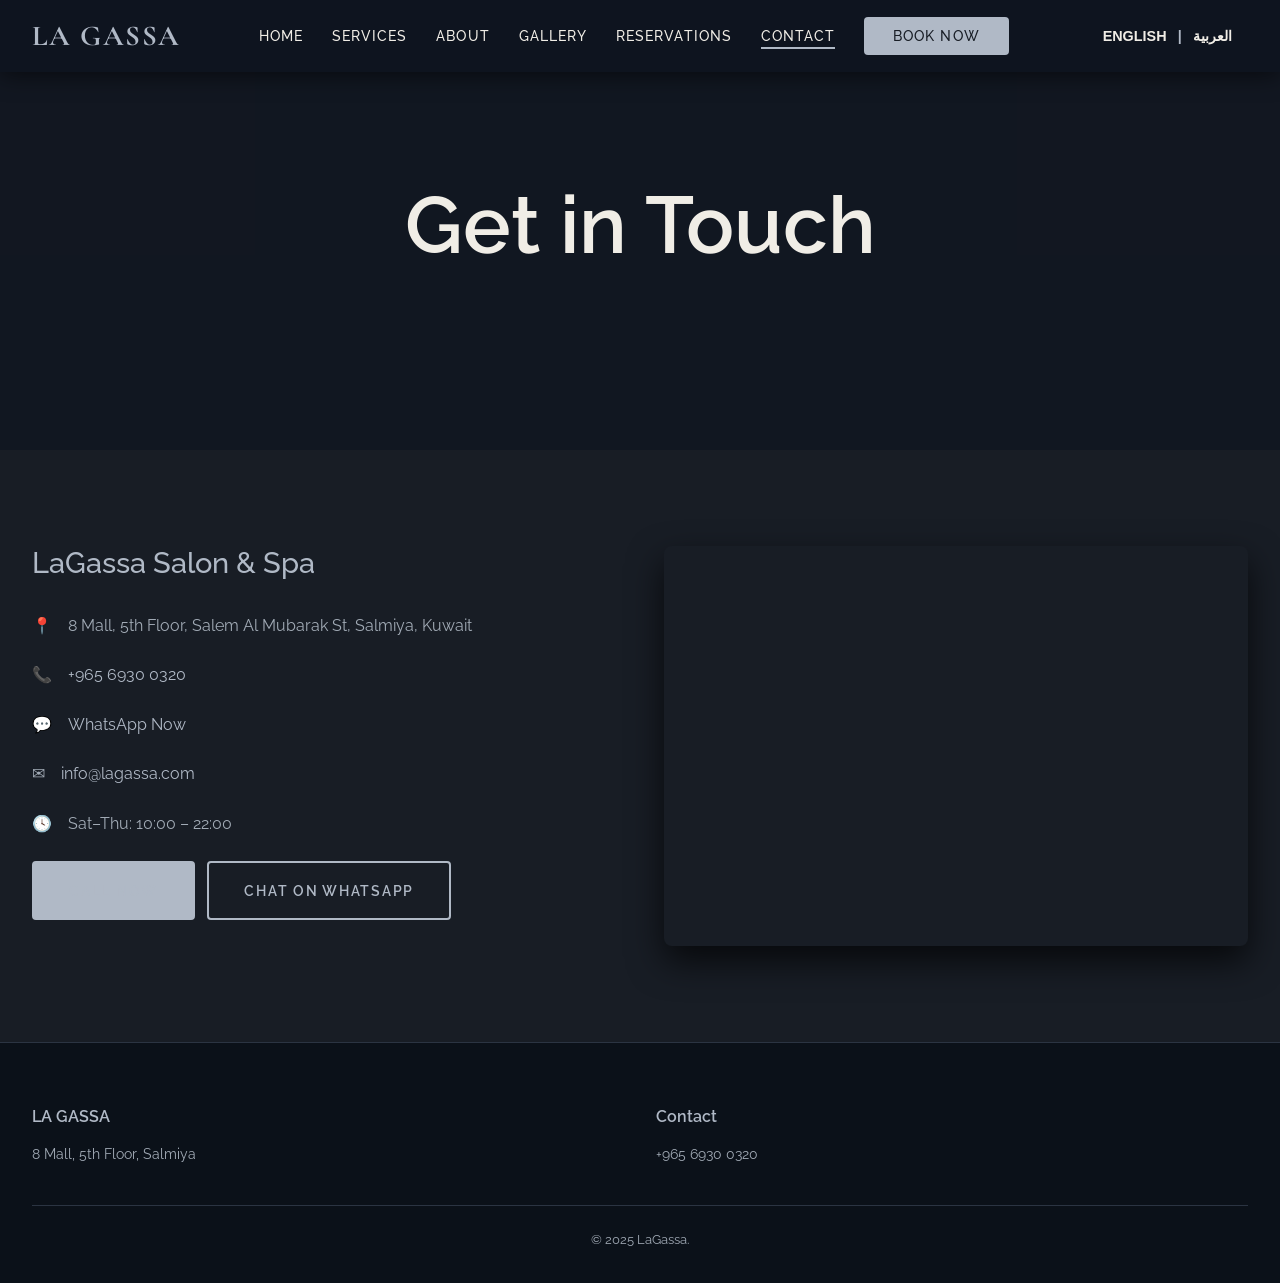
<file: contact.html>
<!DOCTYPE html>
<html lang="en" dir="ltr">
<head>
  <meta charset="UTF-8">
  <meta name="viewport" content="width=device-width, initial-scale=1.0">
  <title data-en="Contact LaGassa" data-ar="اتصل بنا | لاقصه">Contact LaGassa</title>
  <link rel="stylesheet" href="style.css">
</head>
<body>
  <nav class="navbar">
    <a href="index.html" class="logo">LA GASSA</a>
    <ul class="nav-links">
      <li><a href="index.html" data-en="Home" data-ar="الرئيسية">Home</a></li>
      <li><a href="services.html" data-en="Services" data-ar="الخدمات">Services</a></li>
      <li><a href="about.html" data-en="About" data-ar="من نحن">About</a></li>
      <li><a href="gallery.html" data-en="Gallery" data-ar="المعرض">Gallery</a></li>
      <li><a href="reservation.html" data-en="Reservations" data-ar="الحجز">Reservations</a></li>
      <li><a href="contact.html" class="active" data-en="Contact" data-ar="اتصل بنا">Contact</a></li>
      <li><a href="reservation.html" class="nav-cta" data-en="Book Now" data-ar="احجز الآن">Book Now</a></li>
    </ul>
    <div style="display:flex; align-items:center; gap:1rem;">
      <button id="langToggle" class="lang-switch">English <span>|</span> العربية</button>
      <button class="hamburger" aria-label="Menu"><span></span><span></span><span></span></button>
    </div>
  </nav>

  <section class="page-hero" style="background-image: url('https://images.unsplash.com/photo-1466978913421-dad2ebd01d17?w=1600&q=80'); background-size:cover; background-position:center; height:50vh; min-height:350px; position:relative; display:flex; align-items:center; justify-content:center;">
    <div style="position:absolute; top:0; left:0; width:100%; height:100%; background:rgba(15,21,32,0.7); z-index:1;"></div>
    <div class="page-hero-content reveal" style="z-index:2; text-align:center;">
      <h1 data-en="Get in Touch" data-ar="تواصل معنا">Get in Touch</h1>
    </div>
  </section>

  <section class="section">
    <div class="container">
      <div class="contact-grid reveal">
        <div class="contact-info">
          <h3 data-en="LaGassa Salon & Spa" data-ar="صالون وسبا لاقصه">LaGassa Salon & Spa</h3>
          <p><span>&#128205;</span> 8 Mall, 5th Floor, Salem Al Mubarak St, Salmiya, Kuwait</p>
          <p><span>&#128222;</span> <a href="tel:+96569300320">+965 6930 0320</a></p>
          <p><span>&#128172;</span> <a href="https://wa.me/96569300320" target="_blank" style="color:var(--accent);" data-en="WhatsApp Now" data-ar="واتساب الآن">WhatsApp Now</a></p>
          <p><span>&#9993;</span> <a href="mailto:info@lagassa.com">info@lagassa.com</a></p>
          <p><span>&#128339;</span> Sat–Thu: 10:00 – 22:00</p>
          <div style="margin-top:1.5rem;">
            <a href="tel:+96569300320" class="btn btn-primary" style="margin-right:0.5rem;" data-en="Call Now" data-ar="اتصل الآن">Call Now</a>
            <a href="https://wa.me/96569300320" target="_blank" class="btn btn-outline" data-en="Chat on WhatsApp" data-ar="واتساب">Chat on WhatsApp</a>
          </div>
        </div>
        <div class="map-embed">
          <iframe src="https://www.google.com/maps/embed?pb=!1m18!1m12!1m3!1d3478.8145280882!2d48.0749!3d29.3383!2m3!1f0!2f0!3f0!3m2!1i1024!2i768!4f13.1!3m3!1m2!1s0x0%3A0x0!2zMjnCsDIwJzE4LjAiTiA0OMKwMDQnMjkuNiJF!5e0!3m2!1sen!2skw!4v1700000000000" allowfullscreen="" loading="lazy" referrerpolicy="no-referrer-when-downgrade"></iframe>
        </div>
      </div>
    </div>
  </section>

  <footer class="footer">
    <div class="footer-grid">
      <div class="footer-col"><h4>LA GASSA</h4><p>8 Mall, 5th Floor, Salmiya</p></div>
      <div class="footer-col"><h4 data-en="Contact" data-ar="اتصل">Contact</h4><p><a href="tel:+96569300320">+965 6930 0320</a></p></div>
    </div>
    <div class="footer-bottom"><p data-en="&copy; 2025 LaGassa." data-ar="© 2025 لاقصه."></p></div>
  </footer>
  <script src="script.js" defer></script>
</body>
</html>
</file>
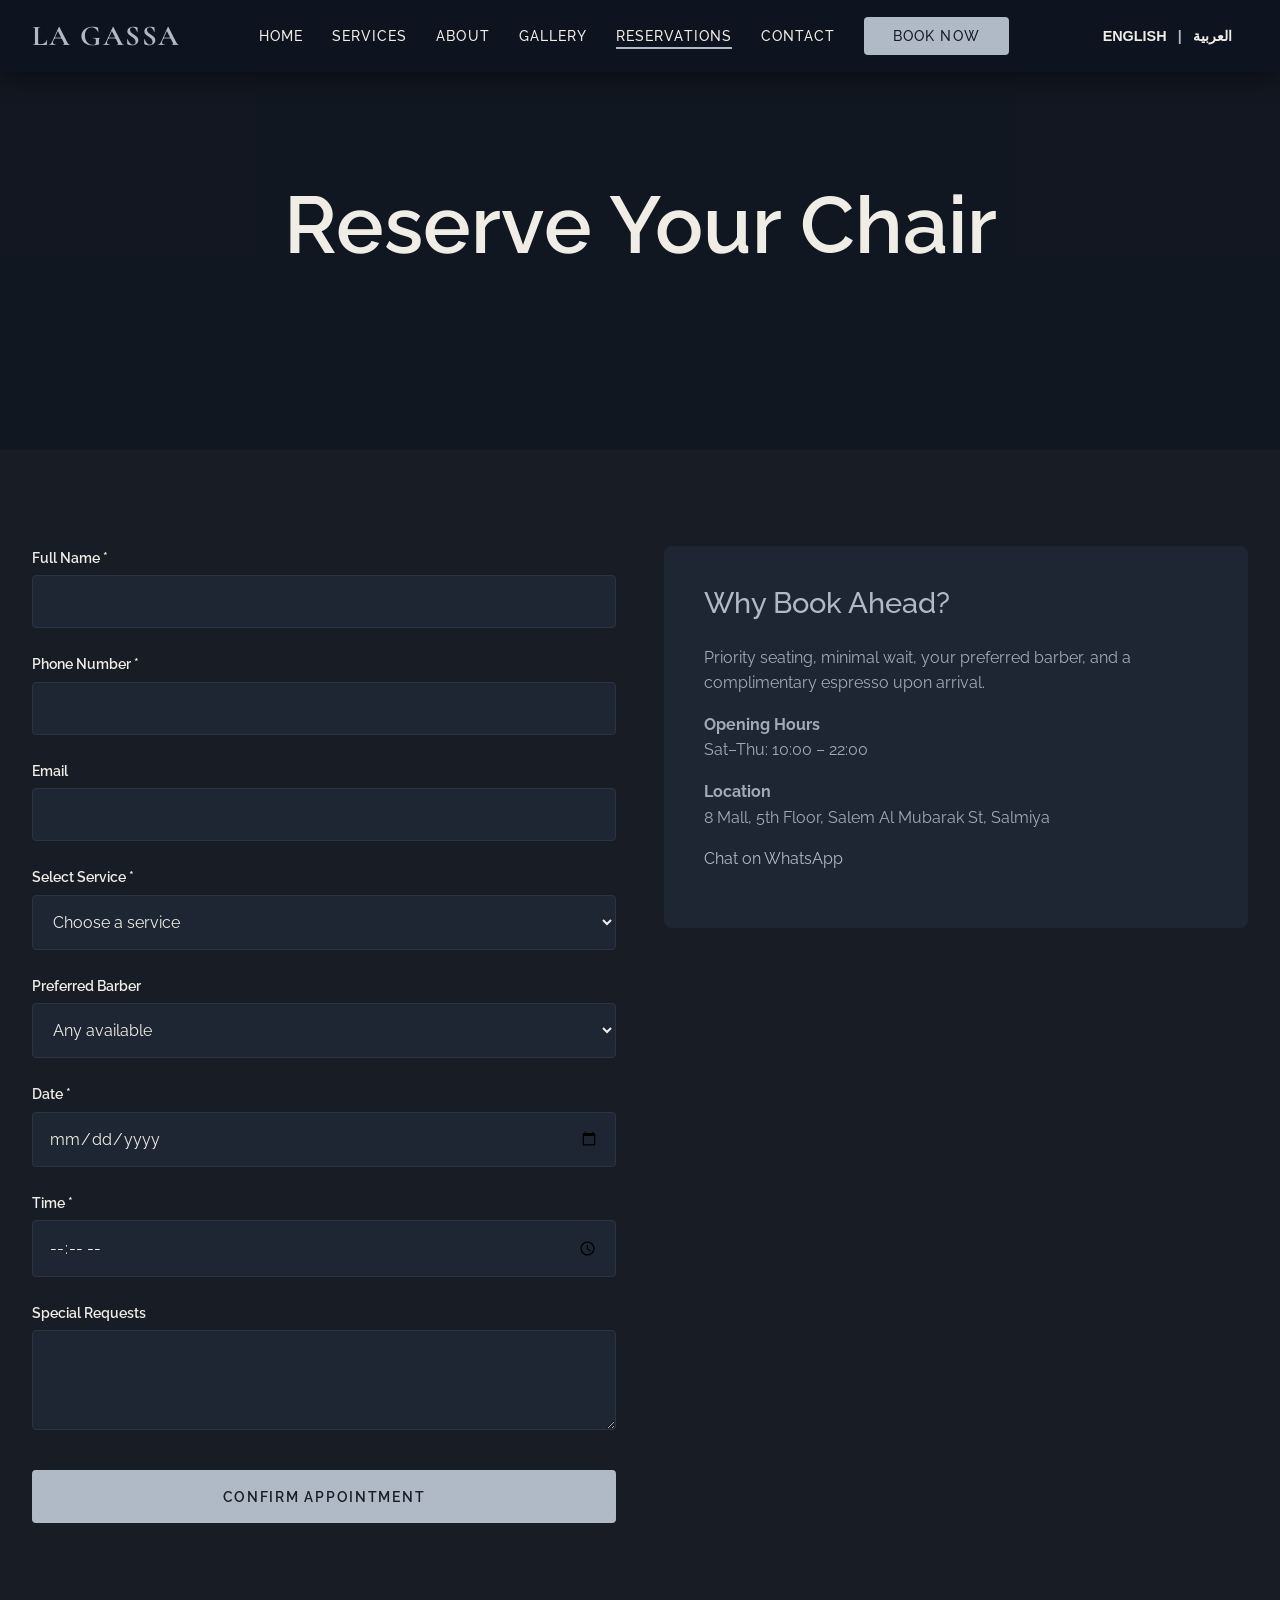
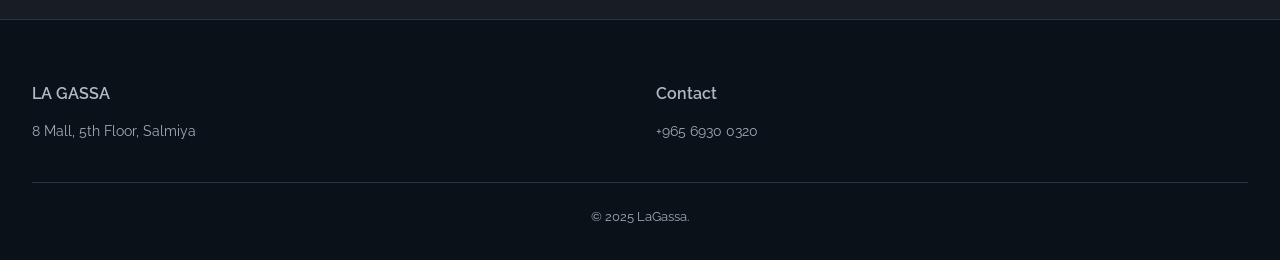
<file: reservation.html>
<!DOCTYPE html>
<html lang="en" dir="ltr">
<head>
  <meta charset="UTF-8">
  <meta name="viewport" content="width=device-width, initial-scale=1.0">
  <title data-en="Book Your Appointment | LaGassa" data-ar="احجز موعدك | لاقصه">Book Your Appointment | LaGassa</title>
  <link rel="stylesheet" href="style.css">
</head>
<body>
  <nav class="navbar">
    <a href="index.html" class="logo">LA GASSA</a>
    <ul class="nav-links">
      <li><a href="index.html" data-en="Home" data-ar="الرئيسية">Home</a></li>
      <li><a href="services.html" data-en="Services" data-ar="الخدمات">Services</a></li>
      <li><a href="about.html" data-en="About" data-ar="من نحن">About</a></li>
      <li><a href="gallery.html" data-en="Gallery" data-ar="المعرض">Gallery</a></li>
      <li><a href="reservation.html" class="active" data-en="Reservations" data-ar="الحجز">Reservations</a></li>
      <li><a href="contact.html" data-en="Contact" data-ar="اتصل بنا">Contact</a></li>
      <li><a href="reservation.html" class="nav-cta" data-en="Book Now" data-ar="احجز الآن">Book Now</a></li>
    </ul>
    <div style="display:flex; align-items:center; gap:1rem;">
      <button id="langToggle" class="lang-switch">English <span>|</span> العربية</button>
      <button class="hamburger" aria-label="Menu"><span></span><span></span><span></span></button>
    </div>
  </nav>

  <section class="page-hero" style="background-image: url('https://images.unsplash.com/photo-1567894340315-735d7c361a5d?w=1600&q=80'); background-size:cover; background-position:center; height:50vh; min-height:350px; position:relative; display:flex; align-items:center; justify-content:center;">
    <div style="position:absolute; top:0; left:0; width:100%; height:100%; background:rgba(15,21,32,0.7); z-index:1;"></div>
    <div class="page-hero-content reveal" style="z-index:2; text-align:center;">
      <h1 data-en="Reserve Your Chair" data-ar="احجز كرسيك">Reserve Your Chair</h1>
    </div>
  </section>

  <section class="section">
    <div class="container">
      <div class="reservation-layout reveal">
        <div>
          <div id="reservationFormContainer">
            <form id="reservationForm" class="reservation-form" action="https://formspree.io/f/FORM_ID" method="POST">
              <div class="form-group"><label data-en="Full Name *" data-ar="الاسم الكامل *">Full Name *</label><input type="text" name="name" required></div>
              <div class="form-group"><label data-en="Phone Number *" data-ar="رقم الهاتف *">Phone Number *</label><input type="tel" name="phone" required></div>
              <div class="form-group"><label data-en="Email" data-ar="البريد الإلكتروني">Email</label><input type="email" name="email"></div>
              <div class="form-group"><label data-en="Select Service *" data-ar="اختر الخدمة *">Select Service *</label>
                <select name="service" required>
                  <option value="" disabled selected data-en="Choose a service" data-ar="اختر خدمة">Choose a service</option>
                  <option value="Royal Treatment" data-en="Royal Treatment (25 KD)" data-ar="المعاملة الملكية (25 د.ك)">Royal Treatment (25 KD)</option>
                  <option value="Executive" data-en="Executive Package (18 KD)" data-ar="الباقة التنفيذية (18 د.ك)">Executive Package (18 KD)</option>
                  <option value="Groom Special" data-en="Groom's Special (30 KD)" data-ar="باقة العريس (30 د.ك)">Groom's Special (30 KD)</option>
                  <option value="Haircut" data-en="Precision Haircut (12 KD)" data-ar="قص الشعر الدقيق (12 د.ك)">Precision Haircut (12 KD)</option>
                  <option value="Beard" data-en="Beard Sculpt & Shave (8 KD)" data-ar="تشكيل اللحية والحلاقة (8 د.ك)">Beard Sculpt & Shave (8 KD)</option>
                  <option value="Facial" data-en="Gentleman's Facial (15 KD)" data-ar="علاج الوجه للرجال (15 د.ك)">Gentleman's Facial (15 KD)</option>
                </select>
              </div>
              <div class="form-group"><label data-en="Preferred Barber" data-ar="الحلاق المفضل">Preferred Barber</label>
                <select name="barber">
                  <option value="" selected data-en="Any available" data-ar="أي حلاق متاح">Any available</option>
                  <option value="Ahmed" data-en="Ahmed" data-ar="أحمد">Ahmed</option>
                  <option value="Youssef" data-en="Youssef" data-ar="يوسف">Youssef</option>
                  <option value="Ali" data-en="Ali" data-ar="علي">Ali</option>
                </select>
              </div>
              <div class="form-group"><label data-en="Date *" data-ar="التاريخ *">Date *</label><input type="date" name="date" required></div>
              <div class="form-group"><label data-en="Time *" data-ar="الوقت *">Time *</label><input type="time" name="time" required></div>
              <div class="form-group"><label data-en="Special Requests" data-ar="طلبات خاصة">Special Requests</label><textarea name="message"></textarea></div>
              <button type="submit" class="btn btn-primary" data-en="Confirm Appointment" data-ar="تأكيد الموعد">Confirm Appointment</button>
            </form>
          </div>
          <div id="confirmationMsg" class="confirmation-msg">
            <div class="check-icon">&#10003;</div>
            <h3 data-en="Appointment Reserved!" data-ar="تم حجز الموعد!">Appointment Reserved!</h3>
            <p data-en="We have received your booking. You will get a confirmation via WhatsApp shortly. Thank you for choosing LaGassa." data-ar="لقد استلمنا حجزك. ستتلقى تأكيدًا عبر الواتساب قريبًا. شكرًا لاختيارك لاقصه.">We have received your booking.</p>
          </div>
        </div>
        <div class="reservation-info">
          <h3 data-en="Why Book Ahead?" data-ar="لماذا الحجز المسبق؟">Why Book Ahead?</h3>
          <p data-en="Priority seating, minimal wait, your preferred barber, and a complimentary espresso upon arrival." data-ar="أولوية الجلوس، انتظار أقل، حلاقك المفضل، وإسبريسو مجاني عند الوصول."></p>
          <p><strong data-en="Opening Hours" data-ar="ساعات العمل">Opening Hours</strong><br data-en="Sat–Thu: 10:00 – 22:00" data-ar="السبت–الخميس: 10:00 – 22:00">Sat–Thu: 10:00 – 22:00</p>
          <p><strong data-en="Location" data-ar="الموقع">Location</strong><br>8 Mall, 5th Floor, Salem Al Mubarak St, Salmiya</p>
          <p><a href="https://wa.me/96569300320" target="_blank" style="color:var(--accent);" data-en="Chat on WhatsApp" data-ar="محادثة واتساب">Chat on WhatsApp</a></p>
        </div>
      </div>
    </div>
  </section>

  <footer class="footer">
    <div class="footer-grid">
      <div class="footer-col"><h4>LA GASSA</h4><p>8 Mall, 5th Floor, Salmiya</p></div>
      <div class="footer-col"><h4 data-en="Contact" data-ar="اتصل">Contact</h4><p><a href="tel:+96569300320">+965 6930 0320</a></p></div>
    </div>
    <div class="footer-bottom"><p data-en="&copy; 2025 LaGassa." data-ar="© 2025 لاقصه."></p></div>
  </footer>
  <script src="script.js" defer></script>
</body>
                </html>
</file>
<file: style.css>
/*=============================================
 LA GASSA SALON & SPA FOR MEN – KUWAIT
 PREMIUM BARBER WEBSITE
 Dark Ash + Navy, Silver Accent, Arabic-ready
=============================================*/

/* --- Google Fonts --- */
@import url('https://fonts.googleapis.com/css2?family=Cormorant+Garamond:wght@400;500;600;700&family=Raleway:wght@300;400;500;600;700&family=Cairo:wght@400;500;600;700&display=swap');

:root {
  --font-heading-en: 'Cormorant Garamond', serif;
  --font-body-en: 'Raleway', sans-serif;
  --font-ar: 'Cairo', sans-serif;

  --bg-primary: #181d25;      /* dark ash */
  --bg-secondary: #0f1520;    /* dark navy */
  --bg-card: #1e2633;         /* lighter ash for cards */
  --text-primary: #f0ede6;
  --text-secondary: #a1aab5;
  --accent: #b0b9c6;          /* cool silver */
  --accent-hover: #939ca8;
  --border: #2b3442;
  --overlay: rgba(15, 21, 32, 0.8);
  --shadow: 0 15px 35px rgba(0,0,0,0.7);

  --max-width: 1280px;
  --gap: clamp(1.5rem, 4vw, 3rem);
  --transition: 0.3s ease;
}

* { margin: 0; padding: 0; box-sizing: border-box; }

html { scroll-behavior: smooth; font-size: 100%; }

body {
  font-family: var(--font-body-en);
  background: var(--bg-primary);
  color: var(--text-primary);
  line-height: 1.6;
  overflow-x: hidden;
  -webkit-font-smoothing: antialiased;
}

/* Arabic body font */
html[lang="ar"] body {
  font-family: var(--font-ar);
  direction: rtl;
  text-align: right;
}

img { max-width: 100%; height: auto; display: block; }
a { text-decoration: none; color: inherit; transition: color var(--transition); }
ul { list-style: none; }

/* Loader (only index) */
#loader { position: fixed; top: 0; left: 0; width: 100%; height: 100%; background: var(--bg-primary); display: flex; align-items: center; justify-content: center; z-index: 9999; transition: opacity 0.5s ease, visibility 0.5s ease; }
#loader.hidden { opacity: 0; visibility: hidden; }
.spinner { width: 50px; height: 50px; border: 3px solid var(--border); border-top-color: var(--accent); border-radius: 50%; animation: spin 0.8s linear infinite; }
@keyframes spin { to { transform: rotate(360deg); } }

/* Typography */
h1, h2, h3, h4 { font-weight: 600; line-height: 1.2; }
h1 { font-size: clamp(3rem, 8vw, 5rem); }
h2 { font-size: clamp(2.2rem, 5vw, 3.2rem); margin-bottom: 1.2rem; }
h3 { font-size: clamp(1.3rem, 3vw, 1.8rem); font-weight: 500; }

.section-label {
  text-transform: uppercase;
  letter-spacing: 0.15em;
  font-size: 0.85rem;
  color: var(--accent);
  font-weight: 600;
  margin-bottom: 0.8rem;
  display: inline-block;
}

/* Language switcher */
.lang-switch {
  display: flex;
  gap: 0.5rem;
  align-items: center;
  background: transparent;
  border: none;
  color: var(--text-primary);
  cursor: pointer;
  font-weight: 600;
  font-size: 0.9rem;
  text-transform: uppercase;
  padding: 0.5rem 1rem;
  border-radius: 4px;
  transition: background var(--transition);
}
.lang-switch:hover { background: rgba(255,255,255,0.1); }
.lang-switch span { color: var(--accent); margin: 0 0.2rem; }

/* Navbar */
.navbar {
  position: fixed;
  top: 0; left: 0;
  width: 100%;
  z-index: 1000;
  padding: 1.2rem 2rem;
  display: flex;
  align-items: center;
  justify-content: space-between;
  background: rgba(15, 21, 32, 0.7);
  backdrop-filter: blur(15px);
  transition: background var(--transition), padding var(--transition);
}
.navbar.scrolled {
  background: rgba(15, 21, 32, 0.95);
  padding: 0.8rem 2rem;
  box-shadow: 0 2px 25px rgba(0,0,0,0.6);
}
.logo {
  font-family: var(--font-heading-en);
  font-size: 1.8rem;
  font-weight: 700;
  color: var(--accent);
  letter-spacing: 0.05em;
}
html[lang="ar"] .logo { font-family: var(--font-ar); }

.nav-links {
  display: flex;
  gap: 1.8rem;
  align-items: center;
}
.nav-links a {
  font-size: 0.85rem;
  text-transform: uppercase;
  letter-spacing: 0.08em;
  font-weight: 500;
  position: relative;
  padding: 0.3rem 0;
}
.nav-links a::after {
  content: '';
  position: absolute;
  bottom: 0; left: 0;
  width: 0; height: 2px;
  background: var(--accent);
  transition: width var(--transition);
}
.nav-links a:hover::after,
.nav-links a.active::after { width: 100%; }

.nav-cta {
  background: var(--accent);
  color: #181d25 !important;
  padding: 0.7rem 1.8rem !important;
  border-radius: 4px;
  font-weight: 600;
  transition: background var(--transition);
}
.nav-cta:hover { background: var(--accent-hover); }

.hamburger {
  display: none;
  flex-direction: column;
  gap: 5px;
  background: none;
  border: none;
  cursor: pointer;
}
.hamburger span {
  width: 28px;
  height: 2px;
  background: var(--text-primary);
  transition: all var(--transition);
}

/* Buttons */
.btn {
  display: inline-block;
  padding: 1rem 2.2rem;
  font-family: var(--font-body-en);
  font-size: 0.9rem;
  font-weight: 600;
  text-transform: uppercase;
  letter-spacing: 0.12em;
  border-radius: 4px;
  transition: all var(--transition);
  cursor: pointer;
  border: 2px solid transparent;
}
.btn-primary { background: var(--accent); color: #181d25; border-color: var(--accent); }
.btn-primary:hover { background: var(--accent-hover); border-color: var(--accent-hover); }
.btn-outline { background: transparent; border-color: var(--accent); color: var(--accent); }
.btn-outline:hover { background: var(--accent); color: #181d25; }

html[lang="ar"] .btn { font-family: var(--font-ar); }

/* Reveal */
.reveal {
  opacity: 0;
  transform: translateY(40px);
  transition: opacity 0.8s ease, transform 0.8s ease;
}
.reveal.visible { opacity: 1; transform: translateY(0); }

/* Video Hero */
.hero {
  position: relative;
  height: 100vh;
  min-height: 700px;
  display: flex;
  align-items: center;
  justify-content: center;
  text-align: center;
  overflow: hidden;
}
#heroVideo {
  position: absolute;
  top: 0; left: 0;
  width: 100%; height: 100%;
  object-fit: cover;
  z-index: 0;
}
.hero-overlay {
  position: absolute;
  top: 0; left: 0;
  width: 100%; height: 100%;
  background: linear-gradient(to bottom, rgba(15,21,32,0.7), rgba(15,21,32,0.9));
  z-index: 1;
}
.hero-content {
  position: relative;
  z-index: 2;
  max-width: 900px;
  padding: 0 2rem;
}
.hero-label {
  text-transform: uppercase;
  letter-spacing: 0.2em;
  font-size: 0.9rem;
  color: var(--accent);
  margin-bottom: 1rem;
}
.hero-title {
  color: #fff;
  margin-bottom: 1.2rem;
}
.hero-subtitle {
  font-size: 1.1rem;
  max-width: 600px;
  margin: 0 auto 2.5rem;
  color: var(--text-secondary);
}
.hero-buttons {
  display: flex;
  gap: 1rem;
  justify-content: center;
  flex-wrap: wrap;
}

/* Sections */
.section {
  padding: 6rem 2rem;
}
.container {
  max-width: var(--max-width);
  margin: 0 auto;
}
.section-header {
  text-align: center;
  margin-bottom: 4rem;
}

/* Hairstyle cards (like menu) */
.hairstyle-grid {
  display: grid;
  grid-template-columns: repeat(auto-fit, minmax(260px, 1fr));
  gap: 2rem;
}
.hairstyle-card {
  background: var(--bg-card);
  border-radius: 8px;
  overflow: hidden;
  box-shadow: var(--shadow);
  transition: transform var(--transition);
}
.hairstyle-card:hover { transform: translateY(-8px); }
.hairstyle-card img {
  width: 100%;
  height: 300px;
  object-fit: cover;
}
.hairstyle-card-content {
  padding: 1.5rem;
}
.hairstyle-card h4 {
  font-family: var(--font-heading-en);
  font-size: 1.3rem;
  margin-bottom: 0.5rem;
  color: var(--accent);
}
.hairstyle-card p {
  color: var(--text-secondary);
  font-size: 0.9rem;
}
html[lang="ar"] .hairstyle-card h4 { font-family: var(--font-ar); }

/* Review cards */
.review-grid {
  display: grid;
  grid-template-columns: repeat(auto-fit, minmax(300px, 1fr));
  gap: 2rem;
}
.review-card {
  background: var(--bg-card);
  padding: 2rem;
  border-radius: 8px;
  box-shadow: var(--shadow);
  border-left: 4px solid var(--accent);
  display: flex;
  gap: 1rem;
  align-items: center;
}
.review-card img {
  width: 70px;
  height: 70px;
  border-radius: 50%;
  object-fit: cover;
  border: 2px solid var(--accent);
}
.review-text p {
  font-style: italic;
  color: var(--text-secondary);
  margin-bottom: 0.3rem;
}
.review-text .author {
  font-weight: 600;
  color: var(--accent);
  font-style: normal;
}

/* Gallery grid */
.gallery-grid {
  display: grid;
  grid-template-columns: repeat(auto-fit, minmax(250px, 1fr));
  gap: 1rem;
}
.gallery-grid img {
  width: 100%;
  height: 300px;
  object-fit: cover;
  border-radius: 6px;
  transition: transform var(--transition);
}
.gallery-grid img:hover { transform: scale(1.03); }

/* Reservation form */
.reservation-layout {
  display: grid;
  grid-template-columns: 1fr 1fr;
  gap: 3rem;
}
.form-group {
  margin-bottom: 1.5rem;
}
.form-group label {
  display: block;
  font-weight: 600;
  font-size: 0.9rem;
  margin-bottom: 0.4rem;
  color: var(--text-primary);
}
.reservation-form input,
.reservation-form select,
.reservation-form textarea {
  width: 100%;
  padding: 1rem;
  background: var(--bg-card);
  border: 1px solid var(--border);
  color: var(--text-primary);
  font-family: var(--font-body-en);
  font-size: 1rem;
  border-radius: 4px;
  transition: border-color var(--transition);
}
.reservation-form input:focus,
.reservation-form select:focus,
.reservation-form textarea:focus { border-color: var(--accent); outline: none; }
.reservation-form textarea { min-height: 100px; resize: vertical; }
.reservation-form button { width: 100%; margin-top: 0.5rem; }
.reservation-info {
  background: var(--bg-card);
  padding: 2.5rem;
  border-radius: 8px;
  height: fit-content;
}
.reservation-info h3 { margin-bottom: 1.5rem; color: var(--accent); }
.reservation-info p { color: var(--text-secondary); margin-bottom: 1rem; }

/* Confirmation */
.confirmation-msg {
  display: none;
  background: var(--bg-card);
  padding: 3rem;
  text-align: center;
  border-radius: 8px;
  border: 2px solid var(--accent);
}
.confirmation-msg .check-icon {
  font-size: 3rem;
  color: var(--accent);
  margin-bottom: 1rem;
}

/* Contact */
.contact-grid {
  display: grid;
  grid-template-columns: 1fr 1fr;
  gap: 3rem;
}
.contact-info h3 { margin-bottom: 2rem; color: var(--accent); }
.contact-info p {
  margin-bottom: 1.5rem;
  display: flex;
  align-items: center;
  gap: 1rem;
  color: var(--text-secondary);
}
.contact-info a { color: var(--accent); }
.map-embed {
  border-radius: 8px;
  overflow: hidden;
  box-shadow: var(--shadow);
  height: 400px;
}
.map-embed iframe { width: 100%; height: 100%; border: none; }

/* Footer */
.footer {
  background: #0b1119;
  padding: 4rem 2rem 2rem;
  border-top: 1px solid var(--border);
}
.footer-grid {
  display: flex;
  justify-content: space-between;
  flex-wrap: wrap;
  gap: 2rem;
  max-width: var(--max-width);
  margin: 0 auto 2rem;
}
.footer-col { flex: 1; min-width: 200px; }
.footer-col h4 { color: var(--accent); margin-bottom: 1rem; }
.footer-col p, .footer-col a { color: var(--text-secondary); font-size: 0.9rem; display: block; margin-bottom: 0.5rem; }
.footer-col a:hover { color: var(--accent); }
.social-links a { display: inline-block; margin: 0 0.6rem; font-size: 1.2rem; }
.footer-bottom {
  text-align: center;
  color: var(--text-secondary);
  font-size: 0.8rem;
  border-top: 1px solid var(--border);
  padding-top: 1.5rem;
  margin-top: 2rem;
}

/* Responsive */
@media (max-width: 768px) {
  .hamburger { display: flex; z-index: 1001; }
  .nav-links {
    position: fixed;
    top: 0; right: -100%;
    width: 75%; height: 100vh;
    background: var(--bg-primary);
    flex-direction: column;
    justify-content: center;
    padding: 2rem;
    transition: right 0.4s ease;
    box-shadow: -5px 0 20px rgba(0,0,0,0.5);
  }
  .nav-links.active { right: 0; }
  .reservation-layout, .contact-grid { grid-template-columns: 1fr; }
  .hero-title { font-size: clamp(2.2rem, 6vw, 3.5rem); }
  .section { padding: 4rem 1.5rem; }
}

@media (max-width: 480px) {
  .hero-buttons { flex-direction: column; align-items: center; }
  .hero-buttons .btn { width: 100%; text-align: center; }
  }
</file>
